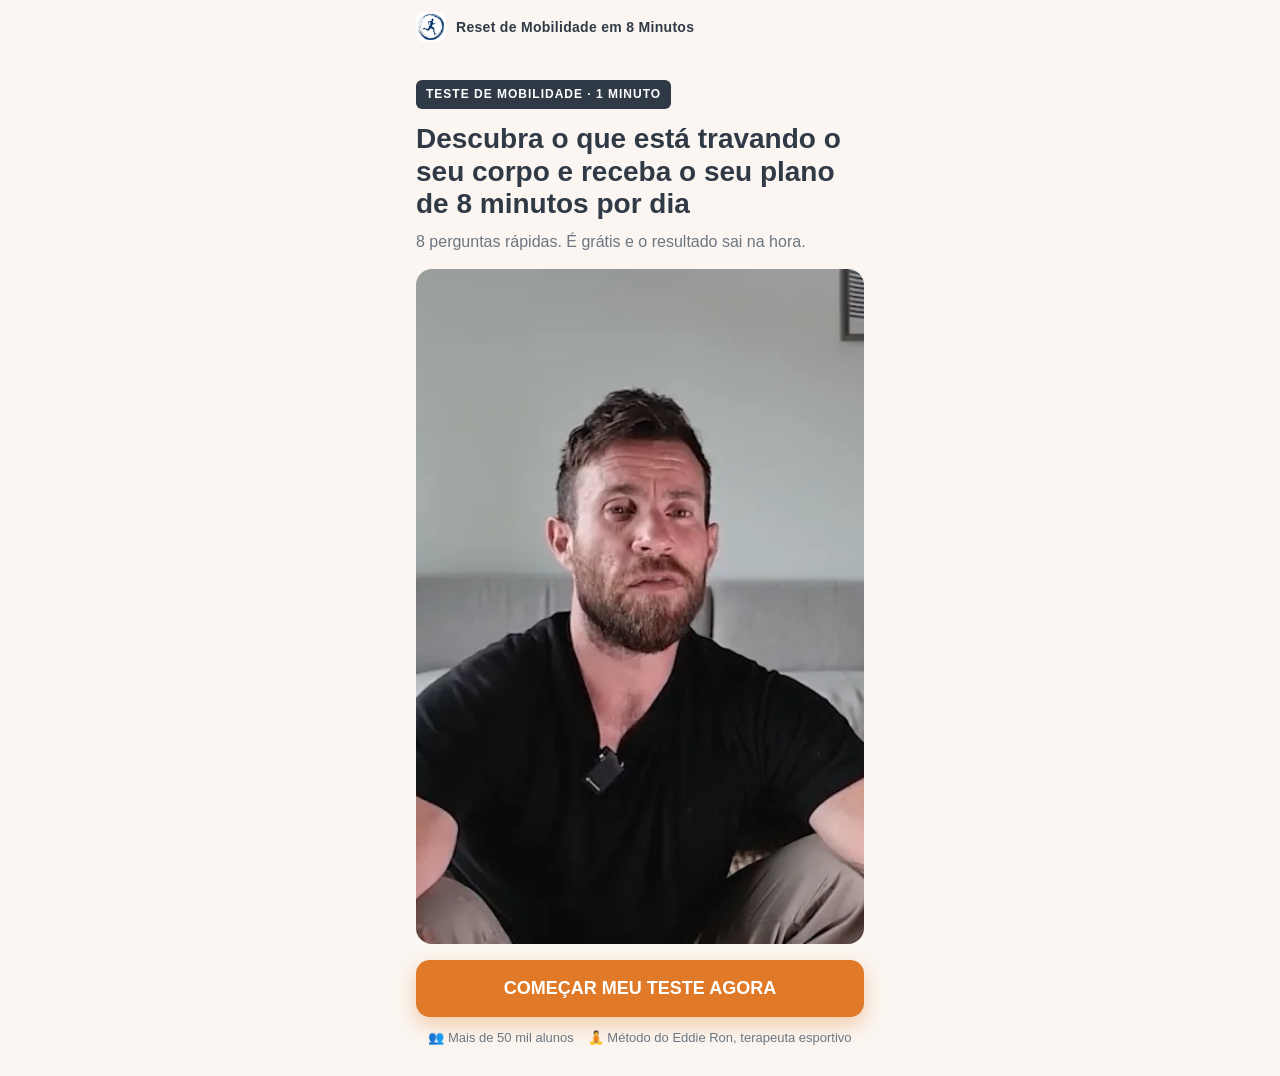
<file: quiz/index.html>
<!doctype html>
<html lang="pt-BR">
<head>
<meta charset="utf-8">
<meta name="viewport" content="width=device-width, initial-scale=1, viewport-fit=cover">
<title>Teste de mobilidade · Reset de Mobilidade em 8 Minutos</title>
<!-- funil quiz (modelo Pedro, 07/11/2026). A página raiz continua igual como backup. -->
<meta name="description" content="Responda 8 perguntas rápidas e receba o seu plano de 8 minutos por dia para destravar o corpo.">
<meta name="robots" content="noindex">
<meta property="og:title" content="Teste de mobilidade em 1 minuto">
<meta property="og:description" content="8 perguntas rápidas e o seu plano de 8 minutos por dia.">
<meta property="og:image" content="https://mobilidade8minutos.com/img/og.jpg">
<link rel="icon" href="../img/logo.webp">
<link rel="preload" as="image" href="../img/eddie-sobre.webp" fetchpriority="high">
<style>
:root{--creme:#fbf6f1;--escuro:#2f3a46;--laranja:#e07a28;--verde:#27ae60;--verde2:#1e9150;--cinza:#6b7682;--linha:#e8ded3}
*{box-sizing:border-box;margin:0;padding:0}
html{-webkit-text-size-adjust:100%}
body{font-family:-apple-system,BlinkMacSystemFont,"Segoe UI",Roboto,Helvetica,Arial,sans-serif;background:var(--creme);color:var(--escuro);line-height:1.45;font-size:17px}
img,video{max-width:100%;display:block}
.app{max-width:480px;margin:0 auto;min-height:100vh;min-height:100dvh;display:flex;flex-direction:column}
.topo{display:flex;align-items:center;gap:10px;padding:12px 16px 6px}
.topo img{width:30px;height:30px;border-radius:8px}
.topo b{font-size:14px;letter-spacing:.3px}
.barra{height:8px;background:#eadfd3;border-radius:6px;margin:6px 16px 0;overflow:hidden;visibility:hidden}
.barra i{display:block;height:100%;width:0;background:var(--laranja);border-radius:6px;transition:width .35s}
.tela{display:none;padding:18px 16px 28px;animation:entra .28s ease}
.tela.on{display:block}
@keyframes entra{from{opacity:0;transform:translateY(8px)}to{opacity:1;transform:none}}
.kicker{display:inline-block;background:var(--escuro);color:#fff;font-weight:800;font-size:12px;letter-spacing:1px;padding:6px 10px;border-radius:6px;text-transform:uppercase}
h1{font-size:28px;line-height:1.15;margin:14px 0 10px;font-weight:900}
h2{font-size:23px;line-height:1.2;margin:4px 0 14px;font-weight:900}
.sub{color:var(--cinza);font-size:16px}
.capa-foto{border-radius:16px;margin:16px 0;width:100%;aspect-ratio:4/3;object-fit:cover;object-position:center 22%;background:#e9e1d8}
.btn{display:block;width:100%;border:0;border-radius:14px;padding:18px 16px;font-size:18px;font-weight:900;text-align:center;cursor:pointer;text-decoration:none;font-family:inherit}
.btn-laranja{background:var(--laranja);color:#fff;box-shadow:0 8px 20px rgba(224,122,40,.35)}
.btn-verde{background:var(--verde);color:#fff;box-shadow:0 8px 20px rgba(39,174,96,.35);animation:pulsa 1.8s ease-in-out infinite}
.btn-verde small{display:block;font-size:13px;font-weight:600;opacity:.95;margin-top:3px}
@keyframes pulsa{50%{transform:scale(1.025)}}
.selos{display:flex;justify-content:center;gap:14px;flex-wrap:wrap;font-size:13px;color:var(--cinza);margin-top:12px}
.ops{display:flex;flex-direction:column;gap:10px;margin-top:6px}
.op{display:flex;align-items:center;justify-content:space-between;gap:10px;width:100%;background:#fff;border:2px solid var(--linha);border-radius:14px;padding:16px;font-size:17px;font-weight:700;color:var(--escuro);text-align:left;cursor:pointer;font-family:inherit}
.op:after{content:"›";font-size:26px;line-height:1;color:var(--laranja)}
.op.sel{border-color:var(--laranja);background:#fff4ea}
.slider-box{background:#fff;border:2px solid var(--linha);border-radius:16px;padding:22px 16px 18px;margin:8px 0 16px;text-align:center}
.valor{font-size:44px;font-weight:900;color:var(--laranja);line-height:1}
.valor-txt{font-weight:800;margin:6px 0 16px;min-height:22px}
input[type=range]{width:100%;height:38px;accent-color:var(--laranja)}
.escala{display:flex;justify-content:space-between;font-size:13px;color:var(--cinza)}
.carregando{text-align:center;padding-top:40px}
.pct{font-size:56px;font-weight:900;color:var(--laranja)}
.chk{list-style:none;text-align:left;max-width:330px;margin:22px auto 0;display:flex;flex-direction:column;gap:12px;font-weight:700}
.chk li{opacity:.35;transition:opacity .3s}
.chk li.ok{opacity:1}
.chk li:before{content:"○";color:var(--laranja);margin-right:8px}
.chk li.ok:before{content:"✓"}
.grafico{background:#fff;border-radius:16px;border:2px solid var(--linha);padding:14px 10px 8px;margin:6px 0 10px}
.legenda-g{display:flex;gap:16px;justify-content:center;font-size:13px;font-weight:700;margin-top:4px}
.legenda-g span:before{content:"";display:inline-block;width:12px;height:12px;border-radius:3px;margin-right:6px;vertical-align:-1px;background:var(--c)}
.obs{font-size:12px;color:var(--cinza);text-align:center;margin:6px 0 16px}
.tags{display:flex;flex-wrap:wrap;gap:8px;margin:0 0 14px}
.tags span{background:#fff;border:1px solid var(--linha);border-radius:20px;padding:6px 12px;font-size:14px;font-weight:700}
/* página de resultado */
.res{padding:0 0 30px}
.res section{padding:22px 16px}
.res .alt{background:#fff}
.res .esc{background:var(--escuro);color:#fff}
.res h2 small{display:block;font-size:14px;color:var(--laranja);letter-spacing:.6px;margin-bottom:4px}
.cards{display:grid;grid-template-columns:1fr 1fr;gap:10px}
.card{background:var(--creme);border-radius:14px;padding:14px 12px;font-size:14px}
.res .alt .card{background:var(--creme)}
.card b{display:block;font-size:15px;margin-bottom:4px}
.card i{font-style:normal;font-size:24px;display:block;margin-bottom:6px}
.oferta{background:#fff;border:3px dashed var(--verde);border-radius:18px;padding:16px;text-align:center;margin-top:14px}
.oferta .cupom{font-weight:900;color:var(--verde2);font-size:16px}
.de{color:var(--cinza);text-decoration:line-through;font-size:18px;margin-top:6px}
.por{font-size:46px;font-weight:900;color:var(--verde2);line-height:1.05}
.por small{font-size:16px;color:var(--escuro);font-weight:700;display:block}
.oferta .btn{margin-top:12px}
.pequeno{font-size:13px;color:var(--cinza);margin-top:8px}
.eddie{display:flex;gap:12px;align-items:center;margin-bottom:12px}
.eddie img{width:70px;height:70px;border-radius:50%;object-fit:cover;object-position:center 20%;flex:none;background:#ddd}
.video{position:relative;border-radius:14px;overflow:hidden;background:#000;cursor:pointer}
.video img{width:100%;opacity:.92}
.play{position:absolute;left:50%;top:50%;width:74px;height:74px;margin:-37px 0 0 -37px;border-radius:50%;background:rgba(224,122,40,.95);box-shadow:0 8px 24px rgba(0,0,0,.35)}
.play:after{content:"";position:absolute;left:29px;top:22px;border-left:24px solid #fff;border-top:15px solid transparent;border-bottom:15px solid transparent}
.dur{position:absolute;right:10px;bottom:10px;background:rgba(0,0,0,.7);color:#fff;font-size:13px;font-weight:700;padding:3px 8px;border-radius:6px}
.som{position:absolute;left:50%;top:50%;transform:translate(-50%,-50%);background:rgba(224,122,40,.96);color:#fff;font-weight:900;font-size:16px;padding:14px 18px;border-radius:40px;box-shadow:0 8px 24px rgba(0,0,0,.4);white-space:nowrap}
.linha-tempo{list-style:none;display:flex;flex-direction:column;gap:10px}
.linha-tempo li{background:#fff;border-left:5px solid var(--laranja);border-radius:10px;padding:12px 14px;font-size:15px}
.linha-tempo li b{display:block;font-size:13px;color:var(--laranja);letter-spacing:.5px;text-transform:uppercase}
.gasto{list-style:none;display:flex;flex-direction:column;gap:8px;margin:10px 0 14px}
.gasto li{display:flex;justify-content:space-between;background:var(--creme);padding:12px 14px;border-radius:10px;font-size:15px}
.gasto li s{color:#c0392b;font-weight:700}
.beneficios{list-style:none;display:flex;flex-direction:column;gap:10px;margin-bottom:6px}
.beneficios li{padding-left:28px;position:relative;font-size:16px}
.beneficios li:before{content:"✓";position:absolute;left:0;top:-1px;color:var(--verde);font-weight:900;font-size:19px}
.garantia{display:flex;gap:14px;align-items:center}
.garantia .selo{flex:none;width:92px;height:92px;border-radius:50%;background:var(--verde);color:#fff;display:flex;flex-direction:column;align-items:center;justify-content:center;font-weight:900;line-height:1;box-shadow:0 0 0 5px #fff,0 0 0 8px var(--verde)}
.garantia .selo b{font-size:30px}
.garantia .selo span{font-size:11px;margin-top:3px}
details{background:#fff;border:1px solid var(--linha);border-radius:12px;padding:14px;margin-bottom:8px}
details summary{font-weight:800;cursor:pointer;list-style:none}
details summary::-webkit-details-marker{display:none}
details summary:after{content:"+";float:right;color:var(--laranja);font-size:20px;line-height:1}
details[open] summary:after{content:"–"}
details p{margin-top:8px;font-size:15px;color:#3f4a55}
.rodape{font-size:12px;color:var(--cinza);text-align:center;padding:18px 16px 90px}
.fixo{position:fixed;left:0;right:0;bottom:0;padding:10px 12px calc(10px + env(safe-area-inset-bottom));background:rgba(251,246,241,.97);box-shadow:0 -6px 18px rgba(0,0,0,.12);display:none;z-index:9}
.fixo.on{display:block}
.fixo .btn{max-width:456px;margin:0 auto;padding:14px;font-size:17px;animation:none}
</style>
<script>window.MB_VARIANTE = 'p1';</script>
<script src="../config.js?v=7"></script>
<!-- Pixel da Meta (via Utmify): a fila do fbq é criada ANTES do pixel da Utmify só para desligar a configuração automática
     (cliques em botões com respostas de saúde não podem virar evento). O init e os eventos continuam vindo da Utmify, iguais aos da página atual. -->
<script>
!function(f,b,e,v,n,t,s){if(f.fbq)return;n=f.fbq=function(){n.callMethod?n.callMethod.apply(n,arguments):n.queue.push(arguments)};if(!f._fbq)f._fbq=n;n.push=n;n.loaded=!0;n.version='2.0';n.queue=[];t=b.createElement(e);t.async=!0;t.src=v;s=b.getElementsByTagName(e)[0];s.parentNode.insertBefore(t,s)}(window,document,'script','https://connect.facebook.net/en_US/fbevents.js');
fbq('set', 'autoConfig', false, '2386470775498953');
</script>
<!-- Utmify: UTMs nos links do checkout + pixel (o ID fica no config.js) — igual à página atual -->
<script src="https://cdn.utmify.com.br/scripts/utms/latest.js" data-utmify-prevent-xcod-sck data-utmify-prevent-subids async defer></script>
<script>
(function () {
  var C = window.MB_CONFIG || {};
  if (!C.utmifyPixelId) return;
  window.pixelId = C.utmifyPixelId;
  function carregar() {
    var s = document.createElement('script');
    s.async = true; s.defer = true;
    s.src = 'https://cdn.utmify.com.br/scripts/pixel/pixel.js';
    document.head.appendChild(s);
  }
  if (document.readyState === 'complete') carregar(); else window.addEventListener('load', carregar);
})();
</script>
<!-- Microsoft Clarity (mesmo projeto da página atual) -->
<script>(function(c,l,a,r,i,t,y){c[a]=c[a]||function(){(c[a].q=c[a].q||[]).push(arguments)};t=l.createElement(r);t.async=1;t.src="https://www.clarity.ms/tag/"+i;y=l.getElementsByTagName(r)[0];y.parentNode.insertBefore(t,y);})(window,document,"clarity","script","z3jb23fda2");</script>
</head>
<body>
<div class="app" id="app">
  <div class="topo"><img src="../img/logo.webp" alt="" width="30" height="30"><b>Reset de Mobilidade em 8 Minutos</b></div>
  <div class="barra" id="barra"><i></i></div>

  <!-- 0. CAPA -->
  <div class="tela on" data-etapa="0">
    <span class="kicker">Teste de mobilidade · 1 minuto</span>
    <h1>Descubra o que está travando o seu corpo e receba o seu plano de 8 minutos por dia</h1>
    <p class="sub">8 perguntas rápidas. É grátis e o resultado sai na hora.</p>
    <img class="capa-foto" src="../img/eddie-sobre.webp" alt="Eddie Ron, terapeuta esportivo" width="900" height="675">
    <button class="btn btn-laranja" data-proxima>COMEÇAR MEU TESTE AGORA</button>
    <div class="selos"><span>👥 Mais de 50 mil alunos</span><span>🧘 Método do Eddie Ron, terapeuta esportivo</span></div>
  </div>

  <!-- 1. IDADE -->
  <div class="tela" data-etapa="1">
    <h2>Qual é a sua idade?</h2>
    <div class="ops" data-chave="idade">
      <button class="op">Até 34 anos</button><button class="op">35 a 44 anos</button><button class="op">45 a 54 anos</button>
      <button class="op">55 a 64 anos</button><button class="op">65 anos ou mais</button>
    </div>
  </div>

  <!-- 2. OBJETIVO -->
  <div class="tela" data-etapa="2">
    <h2>O que você mais quer voltar a fazer sem travar?</h2>
    <div class="ops" data-chave="meta">
      <button class="op" data-curto="sentar e levantar do chão com facilidade">Sentar e levantar do chão com facilidade</button>
      <button class="op" data-curto="acordar com o corpo solto">Acordar com o corpo solto</button>
      <button class="op" data-curto="abaixar e agachar sem esforço">Abaixar, agachar e amarrar o tênis sem esforço</button>
      <button class="op" data-curto="caminhar e subir escadas com leveza">Caminhar e subir escadas com leveza</button>
      <button class="op" data-curto="brincar com filhos e netos sem medo">Brincar com filhos ou netos sem medo</button>
    </div>
  </div>

  <!-- 3. REGIÃO -->
  <div class="tela" data-etapa="3">
    <h2>Hoje, onde o corpo mais trava ou incomoda?</h2>
    <div class="ops" data-chave="regiao">
      <button class="op" data-curto="a lombar e as costas" data-rotulo="lombar e costas">Lombar e costas</button>
      <button class="op" data-curto="o quadril" data-rotulo="quadril">Quadril</button>
      <button class="op" data-curto="os joelhos" data-rotulo="joelhos">Joelhos</button>
      <button class="op" data-curto="o pescoço e os ombros" data-rotulo="pescoço e ombros">Pescoço e ombros</button>
      <button class="op" data-curto="o corpo todo" data-rotulo="corpo todo">Um pouco de tudo</button>
    </div>
  </div>

  <!-- 4. ATIVIDADE -->
  <div class="tela" data-etapa="4">
    <h2>Hoje você faz alguma atividade física?</h2>
    <div class="ops" data-chave="atividade">
      <button class="op">Sim, com frequência</button><button class="op">Às vezes</button><button class="op">Não, estou parado(a)</button>
    </div>
  </div>

  <!-- 5. TEMPO -->
  <div class="tela" data-etapa="5">
    <h2>Quanto tempo por dia você consegue reservar para o seu corpo?</h2>
    <div class="ops" data-chave="tempo">
      <button class="op">Menos de 10 minutos</button><button class="op">10 a 20 minutos</button><button class="op">20 a 30 minutos</button><button class="op">Mais de 30 minutos</button>
    </div>
  </div>

  <!-- 6. MECANISMO (escada do sim) -->
  <div class="tela" data-etapa="6">
    <h2>Você sabia que, na maioria das vezes, a rigidez não é falta de alongamento, e sim o sistema nervoso protegendo o corpo? Por isso alongar forçando não resolve.</h2>
    <div class="ops" data-chave="mecanismo">
      <button class="op">Não sabia!</button><button class="op">Faz todo sentido!</button><button class="op">Já desconfiava...</button>
    </div>
  </div>

  <!-- 7. INTENSIDADE (régua) -->
  <div class="tela" data-etapa="7">
    <h2>De 0 a 10, quanto a rigidez ou o desconforto atrapalha o seu dia?</h2>
    <div class="slider-box">
      <div class="valor" id="v7">5</div><div class="valor-txt" id="t7">Atrapalha bastante</div>
      <input type="range" id="r7" min="0" max="10" step="1" value="5" aria-label="Intensidade de 0 a 10">
      <div class="escala"><span>0 · nada</span><span>10 · muito</span></div>
    </div>
    <button class="btn btn-laranja" data-proxima>Continuar</button>
  </div>

  <!-- 8. HÁ QUANTO TEMPO (régua) -->
  <div class="tela" data-etapa="8">
    <h2>Há quanto tempo o corpo está assim?</h2>
    <div class="slider-box">
      <div class="valor" id="v8" style="font-size:30px">1 a 3 anos</div><div class="valor-txt">Arraste para ajustar</div>
      <input type="range" id="r8" min="0" max="5" step="1" value="2" aria-label="Há quanto tempo">
      <div class="escala"><span>pouco tempo</span><span>mais de 10 anos</span></div>
    </div>
    <button class="btn btn-laranja" data-proxima>Continuar</button>
  </div>

  <!-- 9. ANALISANDO -->
  <div class="tela carregando" data-etapa="9">
    <h2>Analisando suas respostas...</h2>
    <div class="pct" id="pct">0%</div>
    <ul class="chk" id="chk"><li>Avaliando a sua rotina</li><li>Identificando o que trava o seu corpo</li><li>Ajustando o seu ponto de partida</li><li>Montando o seu plano de 8 minutos</li></ul>
  </div>

  <!-- 10. GRÁFICO / PROJEÇÃO -->
  <div class="tela" data-etapa="10">
    <span class="kicker">Seu resultado</span>
    <h2 style="margin-top:12px">Com 8 minutos por dia, o seu plano é destravar <span class="p-regiao">o corpo</span> em 21 dias</h2>
    <div class="tags"><span>🎯 <span class="p-meta">mais liberdade</span></span><span>⏱️ 8 min/dia</span><span>📅 21 dias</span></div>
    <div class="grafico">
      <svg viewBox="0 0 340 190" width="100%" role="img" aria-label="Projeção: mobilidade com o Reset x sem mudar nada">
        <line x1="30" y1="160" x2="330" y2="160" stroke="#d9cfc4"/><line x1="30" y1="20" x2="30" y2="160" stroke="#d9cfc4"/>
        <text x="4" y="26" font-size="10" fill="#6b7682">+</text><text x="4" y="158" font-size="10" fill="#6b7682">−</text>
        <path id="g-sem" d="M30,112 C110,114 200,122 330,136" fill="none" stroke="#b9b2aa" stroke-width="4" stroke-dasharray="7 6"/>
        <path id="g-com" d="M30,118 C100,110 160,70 220,52 S300,30 330,26" fill="none" stroke="#27ae60" stroke-width="5" stroke-linecap="round" pathLength="1" stroke-dasharray="1" stroke-dashoffset="1"/>
        <circle cx="330" cy="26" r="7" fill="#27ae60"/>
        <text x="30" y="178" font-size="11" fill="#6b7682">Hoje</text><text x="118" y="178" font-size="11" fill="#6b7682">Dia 7</text>
        <text x="206" y="178" font-size="11" fill="#6b7682">Dia 14</text><text x="290" y="178" font-size="11" fill="#6b7682">Dia 21</text>
      </svg>
      <div class="legenda-g"><span style="--c:#27ae60">Com o Reset</span><span style="--c:#b9b2aa">Sem mudar nada</span></div>
    </div>
    <p class="obs">Gráfico ilustrativo de mobilidade. Os resultados variam de pessoa para pessoa.</p>
    <button class="btn btn-laranja" data-proxima>VER MEU PLANO</button>
  </div>

  <!-- 11. RESULTADO / OFERTA -->
  <div class="tela res" data-etapa="11">
    <section>
      <span class="kicker">Plano pronto</span>
      <h1>Seu plano de 8 minutos está pronto!</h1>
      <p class="sub">Foco: <b class="p-rotulo">corpo todo</b> · Meta: <b class="p-meta">mais liberdade para se mexer</b><br>8 minutos por dia, durante 21 dias, em casa.</p>
      <img src="../img/mockup-pt.webp" alt="Reset de Mobilidade em 8 Minutos" width="900" height="600" style="margin-top:14px" loading="lazy" decoding="async">
    </section>

    <section class="alt">
      <h2><small>O QUE VOCÊ VAI RECEBER</small>Tudo para fazer em casa, no tapete da sala</h2>
      <div class="cards">
        <div class="card"><i>▶️</i><b>Aula guiada de 8 minutos</b>É só dar o play e seguir a voz do Eddie.</div>
        <div class="card"><i>📅</i><b>Plano de 21 dias</b>O que fazer em cada dia, com versão mais fácil de cada movimento.</div>
        <div class="card"><i>🔴</i><b>Aulas ao vivo toda semana</b>Treine junto e tire dúvidas. Perdeu? Fica gravado.</div>
        <div class="card"><i>📘</i><b>Guias em PDF</b>Avaliação, sistema nervoso, joelhos e 4 bônus.</div>
      </div>
    </section>

    <section>
      <h2><small>E SE EU TIVER DÚVIDAS?</small>Você não vai fazer isso sozinho</h2>
      <p>Toda semana tem aula ao vivo com o Eddie e a equipe, e uma comunidade só de alunos para tirar dúvidas e adaptar os movimentos ao seu corpo.</p>
      <img src="../img/aovivo-mosaico.webp" alt="Aula ao vivo com alunos" width="900" height="560" style="border-radius:14px;margin-top:12px" loading="lazy" decoding="async">
    </section>

    <section class="alt" id="oferta">
      <div class="eddie"><img src="../img/eddie-rosto.webp" alt="Eddie Ron" loading="lazy"><div><b>Eddie Ron</b><br><span class="sub">Terapeuta esportivo · mais de 50 mil alunos</span></div></div>
      <p><b>Lançamento do método no Brasil:</b> para você começar hoje sem medo.</p>
      <div class="oferta">
        <div class="cupom">✅ SEU DESCONTO DE 70% ESTÁ ATIVO</div>
        <div class="de">de R$ 67,00</div>
        <div class="por">R$ 19,90<small>pagamento único · sem mensalidade</small></div>
        <a class="btn btn-verde" data-checkout data-onde="oferta1" href="https://pay.kiwify.com.br/vfhhO9D">Comece agora por R$ 19,90<small>Acesso na hora · Pix ou cartão · 30 dias de garantia</small></a>
      </div>
    </section>

    <section>
      <h2><small>PROVA</small>Olha o que aconteceu com a Jenny, 59 anos</h2>
      <p>Ela se alongava havia anos e nunca passava da ponta dos dedos. Veja o que mudou com o Reset:</p>
      <div class="video" style="margin-top:12px" data-mp4="../video/jenny.mp4" data-onde="depoimento"><img src="../img/thumb-jenny-pt.webp" alt="Depoimento da Jenny" width="900" height="506" loading="lazy" decoding="async"><i class="play"></i><span class="dur">1:11</span></div>
    </section>

    <section class="alt">
      <h2><small>SUA JORNADA</small>Os seus próximos 21 dias</h2>
      <ul class="linha-tempo">
        <li><b>Dia 1 · Ponto de partida</b>Avaliação de mobilidade (com o teste de sentar e levantar) e a primeira aula guiada, na versão mais fácil.</li>
        <li><b>Dias 2 a 7 · Criar confiança</b>Aula guiada todos os dias, sem forçar. No dia 7, refaça o teste e compare.</li>
        <li><b>Dias 8 a 14 · Ganhar amplitude</b>A mesma rotina, indo um pouco mais longe nos movimentos que já estão confortáveis.</li>
        <li><b>Dias 15 a 21 · Ganhar força</b>Versões completas dos movimentos e a rotina matinal de 1 minuto.</li>
        <li><b>Dia 21 · Evolução</b>Refaça a avaliação completa e veja quanto você avançou desde o dia 1.</li>
      </ul>
      <div class="oferta">
        <div class="cupom">✅ SEU DESCONTO DE 70% ESTÁ ATIVO</div>
        <div class="por">R$ 19,90<small>pagamento único · sem mensalidade</small></div>
        <a class="btn btn-verde" data-checkout data-onde="oferta2" href="https://pay.kiwify.com.br/vfhhO9D">Comece agora por R$ 19,90<small>Acesso na hora · Pix ou cartão · 30 dias de garantia</small></a>
      </div>
    </section>

    <section>
      <h2><small>FAÇA AS CONTAS</small>Quanto já custou tentar resolver?</h2>
      <ul class="gasto">
        <li>Uma sessão de fisioterapia particular <s>R$ 100+</s></li>
        <li>Um mês de pilates <s>R$ 200+</s></li>
        <li>Uma sessão de massagem <s>R$ 100+</s></li>
      </ul>
      <p>O Reset custa <b>R$ 19,90 uma vez só</b> e você faz em casa, todos os dias, pelo tempo que quiser.</p>
    </section>

    <section class="alt">
      <h2><small>O QUE 8 MINUTOS POR DIA TRABALHAM</small>Os movimentos que você usa todo dia</h2>
      <ul class="beneficios">
        <li>Sentar e levantar do chão</li>
        <li>Abaixar, agachar e pegar algo no chão</li>
        <li>Acordar e sair da cama com o corpo mais solto</li>
        <li>Caminhar e subir escadas com mais confiança</li>
        <li>Quadril, coluna, joelhos e ombros, sem impacto e sem forçar</li>
      </ul>
      <div class="oferta">
        <div class="por">R$ 19,90<small>pagamento único · sem mensalidade</small></div>
        <a class="btn btn-verde" data-checkout data-onde="oferta3" href="https://pay.kiwify.com.br/vfhhO9D">Comece agora por R$ 19,90<small>Acesso na hora · Pix ou cartão · 30 dias de garantia</small></a>
      </div>
    </section>

    <section>
      <div class="garantia">
        <div class="selo"><b>30</b><span>DIAS DE<br>GARANTIA</span></div>
        <div><h2 style="margin:0 0 6px">Garantia de 30 dias</h2><p>Faça o programa inteiro. Se não for para você, é só pedir o reembolso pela Kiwify e devolvemos 100% do valor. Sem perguntas.</p></div>
      </div>
    </section>

    <section class="esc">
      <h2>Você chegou até aqui por um motivo</h2>
      <p>O corpo dá sinal antes de travar de vez. Quem chega ao fim deste teste já sabe disso. Nenhum dos nossos alunos começou pronto: todos começaram do jeito que estavam, com 8 minutos por dia.</p>
    </section>

    <section class="alt">
      <h2><small>UM RECADO DO EDDIE</small>Assista ao vídeo de 1 minuto abaixo 👇</h2>
      <div class="video" id="vsl" data-onde="vsl" style="aspect-ratio:4/5"><video id="vsl-v" playsinline muted preload="none" poster="vsl-capa.webp" width="720" height="900" style="width:100%;height:100%;object-fit:cover"><source src="vsl.mp4" type="video/mp4"></video><span class="som" id="vsl-som">🔊 Toque para ouvir</span></div>
      <div style="margin-top:14px"><a class="btn btn-verde" data-checkout data-onde="vsl" href="https://pay.kiwify.com.br/vfhhO9D">Comece agora por R$ 19,90<small>Acesso na hora · Pix ou cartão · 30 dias de garantia</small></a></div>
    </section>

    <section>
      <h2>Perguntas frequentes</h2>
      <details><summary>É assinatura? Tem mensalidade?</summary><p>Não. É pagamento único, no Pix ou no cartão, e o acesso chega no seu e-mail na hora.</p></details>
      <details><summary>Quando começa?</summary><p>Na hora. Assim que o pagamento é aprovado você recebe o acesso no seu e-mail e já pode fazer a primeira aula de 8 minutos.</p></details>
      <details><summary>Recebo vídeo ou PDF?</summary><p>Os dois. Na área de membros você tem a aula guiada em vídeo da rotina de 8 minutos (é só dar o play e seguir a voz) e os guias em PDF com o plano de 21 dias.</p></details>
      <details><summary>Tenho mais de 60 anos e algumas dores. Posso fazer?</summary><p>Sim. Os movimentos são suaves, sem impacto e sem forçar, e você começa no seu nível, com versão mais fácil de cada movimento.</p></details>
      <details><summary>Tenho artrose, hérnia ou já fiz cirurgia. Posso fazer?</summary><p>Exercício suave é recomendado pelas diretrizes médicas para artrose e para dor lombar crônica, e cada movimento tem uma versão mais fácil. Se você tem uma condição diagnosticada ou fez cirurgia recente, fale com o seu médico antes de começar.</p></details>
      <details><summary>Em quanto tempo sinto diferença?</summary><p>O programa foi pensado para 21 dias, 8 minutos por dia. Faça o teste de sentar e levantar no dia 1 e de novo no dia 21: é o jeito mais simples de ver a sua evolução.</p></details>
      <details><summary>Preciso de academia ou de equipamento?</summary><p>Não. Tudo o que você precisa é de um tapete e 8 minutos por dia, em casa.</p></details>
      <details><summary>Como funcionam as aulas ao vivo?</summary><p>Toda semana tem aula ao vivo para treinar junto e tirar dúvidas. Se não puder assistir na hora, a gravação fica disponível.</p></details>
      <details><summary>Tem garantia?</summary><p>Sim. Você tem 30 dias para experimentar o programa inteiro. Se não for para você, é só pedir o reembolso pela Kiwify e devolvemos 100% do valor.</p></details>
    </section>

    <section class="alt">
      <h2>Agora é com você</h2>
      <div class="oferta">
        <div class="cupom">✅ SEU DESCONTO DE 70% ESTÁ ATIVO</div>
        <div class="de">de R$ 67,00</div>
        <div class="por">R$ 19,90<small>pagamento único · sem mensalidade</small></div>
        <a class="btn btn-verde" data-checkout data-onde="final" href="https://pay.kiwify.com.br/vfhhO9D">Comece agora por R$ 19,90<small>Acesso na hora · Pix ou cartão · 30 dias de garantia</small></a>
      </div>
    </section>
    <p class="rodape">Reset de Mobilidade em 8 Minutos · pagamento processado pela Kiwify · <a href="https://kiwify.com.br/termos-de-uso" rel="nofollow" style="color:inherit">termos de uso</a><br>Este conteúdo não substitui orientação médica.</p>
  </div>
</div>
<div class="fixo" id="fixo"><a class="btn btn-verde" data-checkout data-onde="fixo" href="https://pay.kiwify.com.br/vfhhO9D">Comece agora por R$ 19,90</a></div>

<script>
(function () {
  var C = window.MB_CONFIG || {};
  var telas = [].slice.call(document.querySelectorAll('.tela'));
  var barra = document.getElementById('barra'), barraI = barra.querySelector('i');
  var TOTAL_PERGUNTAS = 8;
  var resp = {};   // respostas ficam SÓ neste objeto, na memória: nunca vão para URL, pixel ou Clarity
  var atual = 0;
  function clarity() { if (window.clarity) window.clarity.apply(null, arguments); }

  // checkout: mesmo link e preço da página atual (config.js, versão p1) + todos os parâmetros da URL (UTMs da Utmify etc.)
  [].forEach.call(document.querySelectorAll('[data-checkout]'), function (a) { a.href = C.checkout || a.href; });
  document.addEventListener('click', function (e) {
    var a = e.target.closest && e.target.closest('[data-checkout]');
    if (!a) return;
    var u = new URL(a.href), extra = new URLSearchParams(location.search);
    extra.forEach(function (v, k) { if (!u.searchParams.has(k)) u.searchParams.set(k, v); });
    a.href = u.toString();
    clarity('event', 'clique_checkout_' + (a.getAttribute('data-onde') || ''));
  }, true);

  function mostrar(n) {
    telas.forEach(function (t) { t.classList.toggle('on', +t.getAttribute('data-etapa') === n); });
    atual = n;
    window.scrollTo(0, 0);
    var p = n >= 1 && n <= TOTAL_PERGUNTAS ? n / (TOTAL_PERGUNTAS + 1) : (n > TOTAL_PERGUNTAS && n < 11 ? 0.96 : 0);
    barra.style.visibility = (n >= 1 && n <= 10) ? 'visible' : 'hidden';
    barraI.style.width = Math.round(p * 100) + '%';
    var tag = n === 0 ? 'capa' : n <= TOTAL_PERGUNTAS ? ('pergunta_' + n) : n === 9 ? 'analisando' : n === 10 ? 'grafico' : 'resultado';
    clarity('set', 'quiz_etapa', String(n));
    clarity('event', 'quiz_' + (n < 10 ? '0' : '') + n + '_' + tag);
    if (n === 9) analisar();
    if (n === 10) personalizar(), setTimeout(function () { var g = document.getElementById('g-com'); g.style.transition = 'stroke-dashoffset 1.6s ease'; g.style.strokeDashoffset = '0'; }, 120);
    if (n === 11) { personalizar(); document.getElementById('fixo').classList.add('on'); }
  }
  function proxima() { mostrar(atual + 1); }
  [].forEach.call(document.querySelectorAll('[data-proxima]'), function (b) { b.addEventListener('click', proxima); });

  // perguntas de escolha única: marca, guarda na memória e avança sozinho
  [].forEach.call(document.querySelectorAll('.ops'), function (grupo) {
    grupo.addEventListener('click', function (e) {
      var b = e.target.closest('.op'); if (!b || grupo.dataset.travado) return;
      grupo.dataset.travado = '1';
      [].forEach.call(grupo.children, function (x) { x.classList.toggle('sel', x === b); });
      resp[grupo.getAttribute('data-chave')] = b.getAttribute('data-curto') || b.textContent.trim();
      if (b.getAttribute('data-rotulo')) resp[grupo.getAttribute('data-chave') + '_rotulo'] = b.getAttribute('data-rotulo');
      setTimeout(function () { grupo.dataset.travado = ''; proxima(); }, 320);
    });
  });

  // réguas
  var r7 = document.getElementById('r7'), v7 = document.getElementById('v7'), t7 = document.getElementById('t7');
  var T7 = ['Não atrapalha', 'Quase nada', 'Um pouco', 'Um pouco', 'Atrapalha às vezes', 'Atrapalha bastante', 'Atrapalha bastante', 'Atrapalha muito', 'Atrapalha muito', 'Atrapalha demais', 'Atrapalha demais'];
  function a7() { v7.textContent = r7.value; t7.textContent = T7[+r7.value]; }
  r7.addEventListener('input', a7);
  var r8 = document.getElementById('r8'), v8 = document.getElementById('v8');
  var T8 = ['Menos de 6 meses', '6 meses a 1 ano', '1 a 3 anos', '3 a 5 anos', '5 a 10 anos', 'Mais de 10 anos'];
  r8.addEventListener('input', function () { v8.textContent = T8[+r8.value]; });

  function analisar() {
    var pct = document.getElementById('pct'), itens = document.querySelectorAll('#chk li'), t0 = Date.now(), DUR = 5200;
    (function passo() {
      var k = Math.min(1, (Date.now() - t0) / DUR);
      pct.textContent = Math.round(k * 100) + '%';
      [].forEach.call(itens, function (li, i) { li.classList.toggle('ok', k >= (i + 1) / (itens.length + 0.4)); });
      if (k < 1) requestAnimationFrame(passo); else setTimeout(proxima, 450);
    })();
  }
  function personalizar() {
    [].forEach.call(document.querySelectorAll('.p-regiao'), function (el) { if (resp.regiao) el.textContent = resp.regiao; });
    [].forEach.call(document.querySelectorAll('.p-meta'), function (el) { if (resp.meta) el.textContent = resp.meta; });
    [].forEach.call(document.querySelectorAll('.p-rotulo'), function (el) { if (resp.regiao_rotulo) el.textContent = resp.regiao_rotulo; });
  }

  // vídeo de depoimento: carrega só no toque
  [].forEach.call(document.querySelectorAll('.video[data-mp4]'), function (box) {
    box.addEventListener('click', function () {
      if (box.querySelector('video')) return;
      var v = document.createElement('video');
      v.src = box.getAttribute('data-mp4'); v.controls = true; v.autoplay = true; v.playsInline = true;
      v.setAttribute('playsinline', ''); v.style.width = '100%';
      box.innerHTML = ''; box.appendChild(v); v.play().catch(function () {});
      clarity('event', 'play_' + (box.getAttribute('data-onde') || 'video'));
    });
  });

  // recado do Eddie (VSL curta): começa mudo quando aparece na tela; toque = recomeça com som
  var vsl = document.getElementById('vsl-v'), som = document.getElementById('vsl-som'), tocou = false;
  if ('IntersectionObserver' in window) {
    new IntersectionObserver(function (es) {
      es.forEach(function (en) {
        if (en.isIntersecting && !tocou) { tocou = true; vsl.preload = 'auto'; vsl.play().catch(function () {}); clarity('event', 'vsl_apareceu'); }
      });
    }, { threshold: 0.5 }).observe(vsl);
  }
  document.getElementById('vsl').addEventListener('click', function () {
    if (vsl.muted) { vsl.muted = false; vsl.currentTime = 0; vsl.controls = true; vsl.play().catch(function () {}); som.style.display = 'none'; clarity('event', 'vsl_som'); }
  });
  var marcos = {25: 0, 50: 0, 75: 0, 100: 0};
  vsl.addEventListener('timeupdate', function () {
    if (vsl.muted || !vsl.duration) return;
    var p = vsl.currentTime / vsl.duration * 100;
    for (var m in marcos) if (!marcos[m] && p >= +m - 0.5) { marcos[m] = 1; clarity('event', 'vsl_assistiu' + m); }
  });

  mostrar(0);
})();
</script>
</body>
</html>
</file>
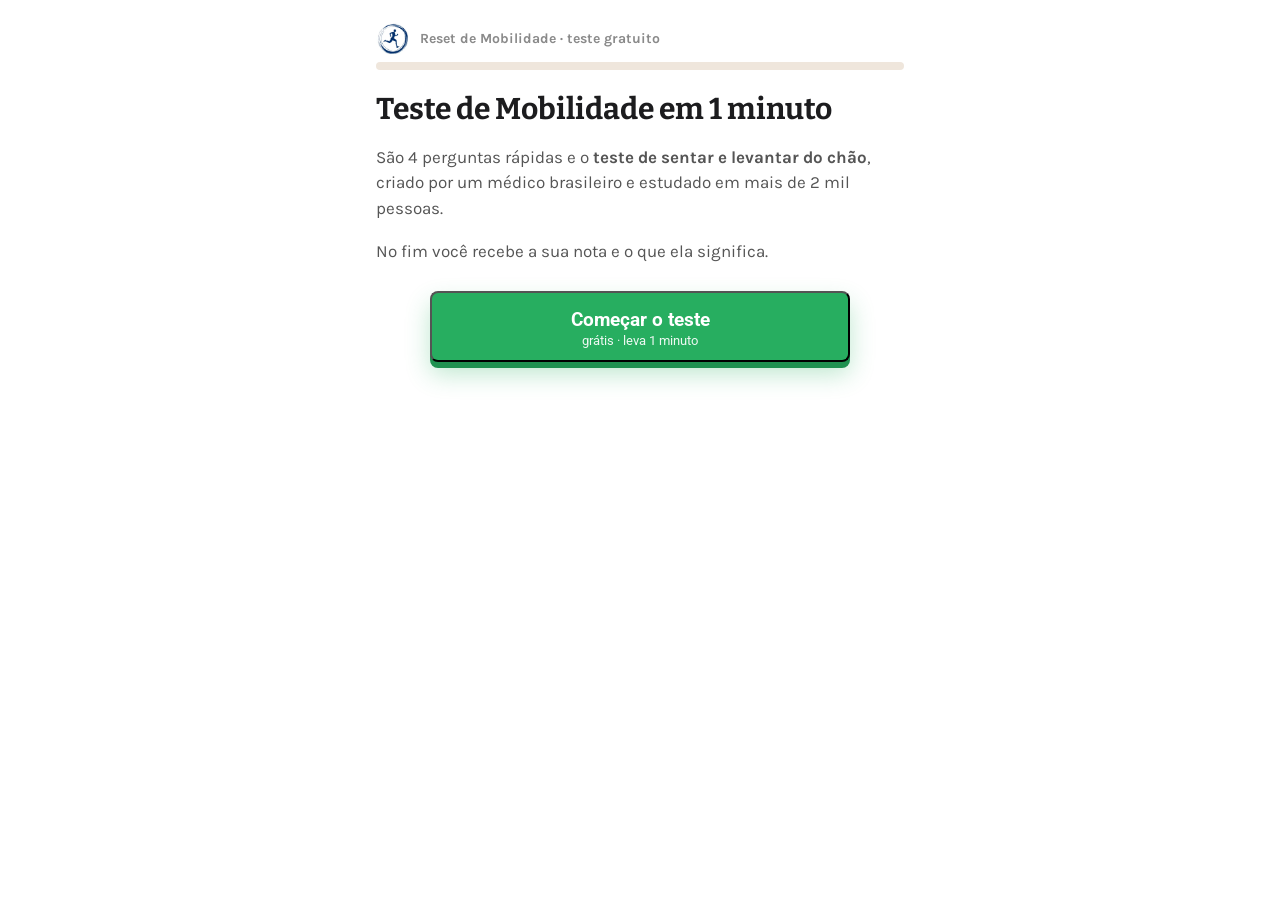
<file: teste/index.html>
<!doctype html>
<html lang="pt-BR">
<head>
<meta charset="utf-8">
<meta name="viewport" content="width=device-width, initial-scale=1">
<title>Teste de Mobilidade em 1 minuto</title>
<meta name="description" content="Faça o teste de sentar e levantar do chão e descubra como está a sua mobilidade hoje.">
<meta name="robots" content="noindex">
<link rel="icon" href="../img/logo.webp">
<link rel="preconnect" href="https://fonts.googleapis.com">
<link rel="preconnect" href="https://fonts.gstatic.com" crossorigin>
<link rel="stylesheet" href="https://fonts.googleapis.com/css2?family=Bitter:wght@600;700;800&family=Karla:wght@400;600;700;800&family=Roboto:wght@400;700&display=swap">
<link rel="stylesheet" href="../style.css?v=4">
<!-- Teste de Mobilidade (01/11/2026): entrada interativa com o teste de sentar e levantar. Leva para a oferta da raiz (p1, R$ 19,90). -->
<script>window.MB_VARIANTE = 'p1';</script>
<script src="../config.js?v=6"></script>
<script src="https://cdn.utmify.com.br/scripts/utms/latest.js" data-utmify-prevent-xcod-sck data-utmify-prevent-subids async defer></script>
<script>
(function () {
  var C = window.MB_CONFIG || {};
  if (!C.utmifyPixelId) return;
  window.pixelId = C.utmifyPixelId;
  function carregar() { var s = document.createElement('script'); s.async = true; s.defer = true; s.src = 'https://cdn.utmify.com.br/scripts/pixel/pixel.js'; document.head.appendChild(s); }
  if (document.readyState === 'complete') carregar(); else window.addEventListener('load', carregar);
})();
</script>
<script>(function(c,l,a,r,i,t,y){c[a]=c[a]||function(){(c[a].q=c[a].q||[]).push(arguments)};t=l.createElement(r);t.async=1;t.src="https://www.clarity.ms/tag/"+i;y=l.getElementsByTagName(r)[0];y.parentNode.insertBefore(t,y);})(window,document,"clarity","script","z3jb23fda2");</script>
<style>
.q { max-width: 560px; margin: 0 auto; padding: 22px 16px 60px; }
.q .barra { height: 8px; background: #efe6dc; border-radius: 8px; overflow: hidden; margin: 6px 0 22px; }
.q .barra i { display: block; height: 100%; width: 0; background: var(--verde); transition: width .3s; }
.passo { display: none; } .passo.on { display: block; animation: entra .25s ease; }
@keyframes entra { from { opacity: 0; transform: translateY(8px); } to { opacity: 1; transform: none; } }
.q h1 { font-size: 30px; line-height: 1.15; } .q h2 { font-size: 25px; line-height: 1.2; margin-bottom: 14px; }
.q p { font-size: 17px; line-height: 1.5; color: var(--texto, #3a4552); }
.op { display: block; width: 100%; text-align: left; background: #fff; border: 2px solid #eadfd3; border-radius: 12px; padding: 15px 16px; margin: 10px 0; font-size: 18px; font-family: inherit; color: var(--tinta, #1c1c1e); cursor: pointer; }
.op:active, .op.sel { border-color: var(--verde); background: #eefaf3; }
.dica { background: #fff6ec; border: 1px solid #f1d9bf; border-radius: 12px; padding: 12px 14px; font-size: 15px; color: #7a5a3a; margin: 14px 0; }
.passos-teste { counter-reset: n; list-style: none; padding: 0; margin: 10px 0; }
.passos-teste li { position: relative; padding: 10px 0 10px 46px; font-size: 17px; border-bottom: 1px solid #f0e7dd; }
.passos-teste li::before { counter-increment: n; content: counter(n); position: absolute; left: 0; top: 8px; width: 32px; height: 32px; border-radius: 50%; background: var(--laranja); color: #fff; font-weight: 800; display: flex; align-items: center; justify-content: center; }
.nota-final { text-align: center; margin: 10px 0 6px; }
.nota-final b { display: block; font-family: 'Bitter', serif; font-size: 64px; line-height: 1; }
.nota-final small { font-size: 14px; letter-spacing: .08em; text-transform: uppercase; color: var(--suave); }
.res { border-radius: 14px; padding: 16px; margin: 14px 0; font-size: 17px; line-height: 1.5; }
.res.v { background: #e7f6ee; } .res.a { background: #fff4e0; } .res.r { background: #fdecea; }
.oferta-mini { background: #fff; border-radius: 16px; box-shadow: 0 10px 30px rgba(0,0,0,.08); padding: 18px; margin-top: 18px; text-align: center; }
.oferta-mini img { width: 100%; max-width: 360px; }
.oferta-mini .preco { font-family: 'Bitter', serif; font-size: 34px; color: var(--verde-esc); margin: 6px 0 2px; }
.link-pagina { display: block; text-align: center; margin-top: 18px; color: var(--suave); font-size: 15px; }
.topo-q { display: flex; align-items: center; gap: 10px; font-weight: 700; color: var(--suave); font-size: 14px; }
.topo-q img { width: 34px; height: 34px; border-radius: 50%; }
</style>
</head>
<body>
<div class="q" data-quiz>
  <div class="topo-q"><img src="../img/logo.webp" alt="">Reset de Mobilidade · teste gratuito</div>
  <div class="barra"><i data-progresso></i></div>

  <section class="passo on" data-p="0">
    <h1>Teste de Mobilidade em 1 minuto</h1>
    <p class="mt">São 4 perguntas rápidas e o <b>teste de sentar e levantar do chão</b>, criado por um médico brasileiro e estudado em mais de 2 mil pessoas.</p>
    <p class="mt">No fim você recebe a sua nota e o que ela significa.</p>
    <button class="cta" type="button" data-proximo>Começar o teste<small>grátis · leva 1 minuto</small></button>
  </section>

  <section class="passo" data-p="1">
    <h2>Como você acorda na maioria dos dias?</h2>
    <button class="op" data-r="0">Solto, sem rigidez</button>
    <button class="op" data-r="1">Um pouco rígido, melhora depois</button>
    <button class="op" data-r="2">Bem travado, demoro para me soltar</button>
  </section>

  <section class="passo" data-p="2">
    <h2>Subir escada ou agachar para pegar algo no chão...</h2>
    <button class="op" data-r="0">É fácil</button>
    <button class="op" data-r="1">Incomoda às vezes</button>
    <button class="op" data-r="2">Incomoda quase sempre</button>
  </section>

  <section class="passo" data-p="3">
    <h2>Qual é a sua idade?</h2>
    <button class="op" data-r="0">Até 39 anos</button>
    <button class="op" data-r="1">40 a 54 anos</button>
    <button class="op" data-r="2">55 a 64 anos</button>
    <button class="op" data-r="3">65 anos ou mais</button>
  </section>

  <section class="passo" data-p="4">
    <h2>Você já tentou alongamento, pilates ou fisioterapia?</h2>
    <button class="op" data-r="0">Não</button>
    <button class="op" data-r="1">Sim, ajudou um pouco</button>
    <button class="op" data-r="2">Sim, mas a rigidez sempre volta</button>
  </section>

  <section class="passo" data-p="5">
    <h2>Agora o teste de sentar e levantar</h2>
    <ol class="passos-teste">
      <li>Fique em pé, descalço, com espaço livre ao redor.</li>
      <li>Cruze os pés e desça até sentar no chão, de pernas cruzadas.</li>
      <li>Levante de volta. Tente não usar as mãos nem os joelhos.</li>
    </ol>
    <div class="dica">⚠️ Faça perto de uma parede ou de uma cadeira. Se tiver dor forte, lesão ou cirurgia recente, <b>pule esta parte</b>.</div>
    <h2 class="mt">Quantos apoios você usou para SENTAR?</h2>
    <p style="font-size:15px;color:var(--suave)">Conta como apoio: mão, joelho, antebraço ou a lateral da perna no chão.</p>
    <button class="op" data-r="0">Nenhum</button>
    <button class="op" data-r="1">1 apoio</button>
    <button class="op" data-r="2">2 apoios</button>
    <button class="op" data-r="3">3 ou mais</button>
    <button class="op" data-r="pular">Não consigo fazer o teste agora</button>
  </section>

  <section class="passo" data-p="6">
    <h2>E quantos apoios para LEVANTAR?</h2>
    <button class="op" data-r="0">Nenhum</button>
    <button class="op" data-r="1">1 apoio</button>
    <button class="op" data-r="2">2 apoios</button>
    <button class="op" data-r="3">3 ou mais</button>
  </section>

  <section class="passo" data-p="7">
    <h2>Você perdeu o equilíbrio em algum momento?</h2>
    <button class="op" data-r="0">Não</button>
    <button class="op" data-r="1">Sim, um pouco</button>
  </section>

  <section class="passo" data-p="8">
    <div class="nota-final"><small>A sua nota</small><b data-nota>–</b><small>de 10</small></div>
    <div class="res" data-res></div>
    <p data-perfil></p>
    <div class="oferta-mini">
      <img src="../img/mockup-pt.webp" alt="Reset de Mobilidade em 8 Minutos" loading="lazy">
      <h2 style="margin:6px 0 4px">Reset de Mobilidade em 8 Minutos</h2>
      <p>Aulas guiadas de 8 minutos por dia, em casa, sem academia. Com aulas ao vivo, comunidade e garantia de 30 dias.</p>
      <div class="preco">R$ <span data-cfg="precoTexto">19,90</span></div>
      <p style="font-size:14px;color:var(--suave)">pagamento único · acesso imediato no seu e-mail</p>
      <a class="cta" href="https://pay.kiwify.com.br/vfhhO9D" data-checkout data-onde="teste">Comece agora por R$ <span data-cfg="precoTexto">19,90</span><small>🛡️ Garantia de <span data-cfg="garantiaDias">30</span> dias · Pix ou cartão</small></a>
    </div>
    <a class="link-pagina" href="/" data-onde="teste-pagina">Quero ver a página completa do programa</a>
  </section>
</div>

<script src="../app.js?v=8"></script>
<script>
// Teste de Mobilidade: perguntas + pontuação do teste de sentar e levantar (10 pontos; −1 por apoio; −0,5 por desequilíbrio)
(function () {
  var passos = [].slice.call(document.querySelectorAll('[data-p]')), at = 0, resp = {};
  var prog = document.querySelector('[data-progresso]');
  var clar = function (n, v) { if (window.clarity) window.clarity('event', n + (v !== undefined ? '_' + v : '')); };
  function vai(i) {
    passos[at].classList.remove('on'); at = i; passos[at].classList.add('on');
    prog.style.width = Math.round(at / (passos.length - 1) * 100) + '%';
    window.scrollTo({ top: 0, behavior: 'smooth' });
    if (at === passos.length - 1) mostra();
  }
  document.querySelector('[data-proximo]').addEventListener('click', function () { clar('teste_inicio'); vai(1); });
  passos.forEach(function (s, i) {
    [].forEach.call(s.querySelectorAll('.op'), function (b) {
      b.addEventListener('click', function () {
        b.classList.add('sel'); resp[i] = b.getAttribute('data-r'); clar('teste_p' + i, resp[i]);
        setTimeout(function () { vai(resp[i] === 'pular' ? passos.length - 1 : i + 1); }, 180);
      });
    });
  });
  function mostra() {
    var nota = null, el = document.querySelector('[data-nota]'), res = document.querySelector('[data-res]');
    if (resp[5] !== 'pular' && resp[5] !== undefined) {
      nota = 10 - (+resp[5] || 0) - (+resp[6] || 0) - (resp[7] === '1' ? 0.5 : 0);
      nota = Math.max(0, nota);
    }
    var sinais = (+resp[1] || 0) + (+resp[2] || 0) + (resp[4] === '2' ? 1 : 0);
    if (nota === null) {
      el.textContent = '?'; res.className = 'res a';
      res.innerHTML = '<b>Tudo bem não fazer o teste agora.</b> Pelas suas respostas, o seu corpo ' + (sinais >= 2 ? 'já dá sinais de rigidez de proteção' : 'ainda se mexe bem, e vale manter assim') + '. Comece com movimentos suaves, que não forçam.';
    } else {
      el.textContent = String(nota).replace('.', ',');
      if (nota >= 8) { res.className = 'res v'; el.style.color = '#1f9150'; res.innerHTML = '<b>Ótima nota.</b> A sua mobilidade está boa hoje. Para manter assim com o passar dos anos, o segredo é se mexer um pouco todo dia, do jeito certo.'; }
      else if (nota >= 5) { res.className = 'res a'; el.style.color = '#c8871e'; res.innerHTML = '<b>O seu corpo já está pedindo atenção.</b> Os apoios mostram que o sistema nervoso começou a “segurar” o movimento para te proteger. A boa notícia: isso melhora com movimentos suaves, todo dia.'; }
      else { res.className = 'res r'; el.style.color = '#c0392b'; res.innerHTML = '<b>O seu corpo está travando para se proteger.</b> Não é falta de força nem coisa da idade: é o sistema nervoso sem confiança no movimento. Comece devagar, sem forçar, e a nota volta a subir.'; }
    }
    var perfil = document.querySelector('[data-perfil]');
    perfil.textContent = (resp[4] === '2' ? 'Você contou que a rigidez sempre volta depois do alongamento: é exatamente o que acontece quando se força o corpo. ' : '') + 'O Reset de Mobilidade em 8 Minutos foi feito para isso: 8 minutos por dia de movimentos que mostram ao corpo que é seguro se mexer.';
    clar('teste_resultado', nota === null ? 'sem_nota' : (nota >= 8 ? 'alta' : nota >= 5 ? 'media' : 'baixa'));
  }
})();
</script>
</body>
</html>
</file>
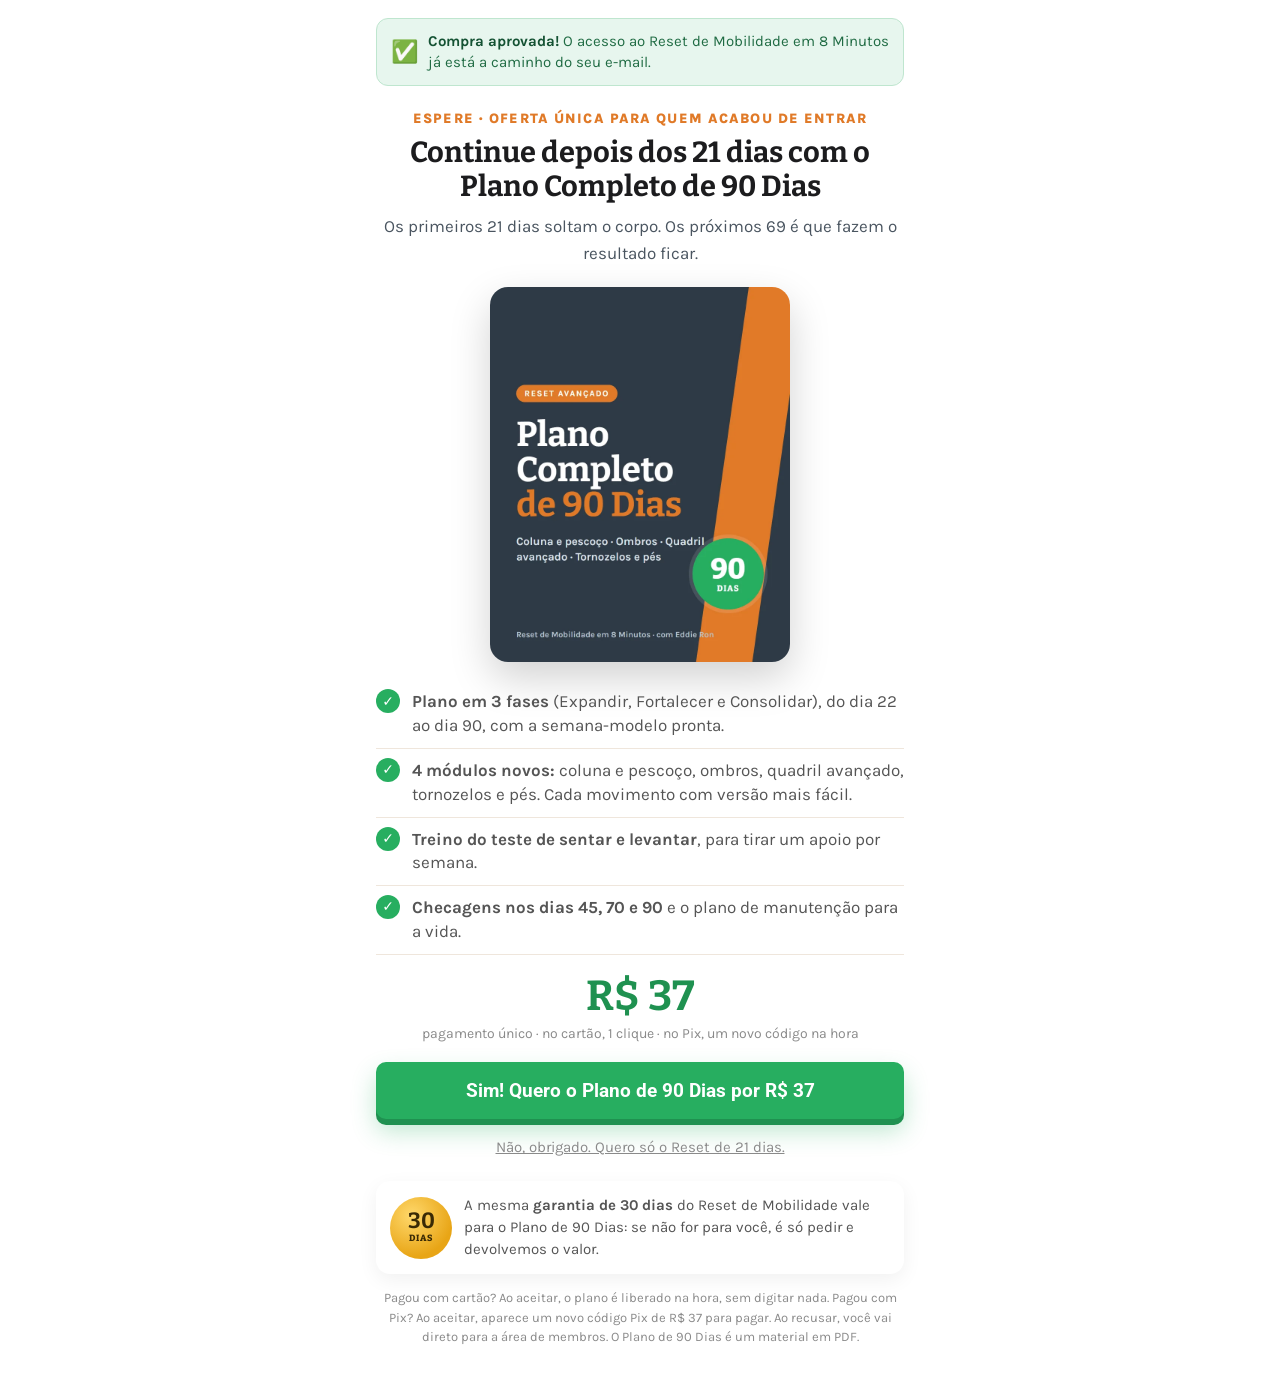
<file: upsell/index.html>
<!doctype html>
<html lang="pt-BR">
<head>
<meta charset="utf-8">
<meta name="viewport" content="width=device-width, initial-scale=1">
<title>Seu acesso foi liberado · Reset de Mobilidade</title>
<meta name="robots" content="noindex">
<link rel="icon" href="../img/logo.webp">
<link rel="preconnect" href="https://fonts.googleapis.com">
<link rel="preconnect" href="https://fonts.gstatic.com" crossorigin>
<link rel="stylesheet" href="https://fonts.googleapis.com/css2?family=Bitter:wght@600;700;800&family=Karla:wght@400;600;700;800&family=Roboto:wght@400;700&display=swap">
<link rel="stylesheet" href="../style.css?v=4">
<!-- Página de obrigado + UPSELL de 1 clique (01/11/2026). A Kiwify manda o comprador para cá depois do cartão ou Pix aprovado
     (produto 95380be0 > Configurações > Página de obrigado e upsell). Botões gerados no "Gerador de upsell" da Kiwify
     (oferta bsdzsjd do produto b7661c50 "Reset Avançado: Plano Completo de 90 Dias", R$ 37). Aceitar ou recusar leva para a área de membros.
     Pix: segundo a ajuda da Kiwify (30/10/2026), quem pagou o principal no Pix recebe um NOVO QR Code ao aceitar; no cartão a cobrança é direta. -->

<script>(function(c,l,a,r,i,t,y){c[a]=c[a]||function(){(c[a].q=c[a].q||[]).push(arguments)};t=l.createElement(r);t.async=1;t.src="https://www.clarity.ms/tag/"+i;y=l.getElementsByTagName(r)[0];y.parentNode.insertBefore(t,y);})(window,document,"clarity","script","z3jb23fda2");</script>
<style>
.u { max-width: 560px; margin: 0 auto; padding: 18px 16px 50px; }
.ok { display: flex; gap: 10px; align-items: center; background: #e7f6ee; border: 1px solid #bfe6cf; border-radius: 12px; padding: 12px 14px; font-size: 15px; line-height: 1.4; color: #1f6b43; }
.ok b { color: #145233; }
.espera { text-align: center; margin: 22px 0 6px; font-weight: 800; letter-spacing: .08em; color: var(--laranja); font-size: 14px; }
.u h1 { font-size: 29px; line-height: 1.15; text-align: center; }
.u .sub { text-align: center; font-size: 17px; margin-top: 10px; color: #4a5560; }
.capa { display: block; width: 72%; max-width: 300px; margin: 20px auto 6px; border-radius: 18px; box-shadow: 0 16px 40px rgba(0,0,0,.18); }
.itens { list-style: none; padding: 0; margin: 18px 0; }
.itens li { position: relative; padding: 10px 0 10px 36px; font-size: 17px; line-height: 1.4; border-bottom: 1px solid #efe6dc; }
.itens li::before { content: '✓'; position: absolute; left: 0; top: 9px; width: 24px; height: 24px; border-radius: 50%; background: var(--verde); color: #fff; font-weight: 800; font-size: 14px; display: flex; align-items: center; justify-content: center; }
.preco-u { text-align: center; margin: 18px 0 4px; }
.preco-u s { color: #8a8a8a; font-size: 17px; }
.preco-u b { display: block; font-family: 'Bitter', serif; font-size: 42px; color: var(--verde-esc); line-height: 1.1; }
.preco-u small { color: var(--suave); font-size: 14px; }
#kiwify-upsell-bsdzsjd { margin-top: 16px; text-align: center; }
#kiwify-upsell-trigger-bsdzsjd { display: block; width: 100%; border: 0; border-radius: 10px; padding: 17px 16px; font-family: 'Roboto', sans-serif; font-weight: 700; font-size: 19px; cursor: pointer;
  background: var(--kiwify-upsell-accept-bg, #27ae60); color: var(--kiwify-upsell-accept-color, #fff); box-shadow: 0 6px 0 #1f9150, 0 12px 24px rgba(39,174,96,.3); }
#kiwify-upsell-cancel-trigger-bsdzsjd { margin-top: 16px; color: #8a8a8a; font-size: 15px; text-decoration: underline; cursor: pointer; }
.garantia-u { display: flex; gap: 12px; align-items: center; background: #fff; border-radius: 14px; padding: 14px; margin-top: 22px; box-shadow: 0 6px 20px rgba(0,0,0,.06); font-size: 15px; line-height: 1.45; }
.garantia-u .s { flex: none; width: 62px; height: 62px; border-radius: 50%; background: radial-gradient(circle at 35% 30%, #ffd86b, #e8a516 70%); display: flex; flex-direction: column; align-items: center; justify-content: center; font-family: 'Bitter', serif; color: #3a2a05; font-weight: 800; }
.garantia-u .s b { font-size: 22px; line-height: 1; } .garantia-u .s span { font-size: 9px; letter-spacing: 1px; }
.nota-u { font-size: 13px; color: var(--suave); text-align: center; margin-top: 14px; line-height: 1.5; }
</style>
</head>
<body>
<div class="u">
  <div class="ok"><span style="font-size:22px">✅</span><div><b>Compra aprovada!</b> O acesso ao Reset de Mobilidade em 8 Minutos já está a caminho do seu e-mail.</div></div>

  <p class="espera">ESPERE · OFERTA ÚNICA PARA QUEM ACABOU DE ENTRAR</p>
  <h1>Continue depois dos 21 dias com o Plano Completo de 90 Dias</h1>
  <p class="sub">Os primeiros 21 dias soltam o corpo. Os próximos 69 é que fazem o resultado ficar.</p>

  <img class="capa" src="../img/upsell-capa.webp" alt="Reset Avançado: Plano Completo de 90 Dias" width="800" height="1000">

  <ul class="itens">
    <li><b>Plano em 3 fases</b> (Expandir, Fortalecer e Consolidar), do dia 22 ao dia 90, com a semana-modelo pronta.</li>
    <li><b>4 módulos novos:</b> coluna e pescoço, ombros, quadril avançado, tornozelos e pés. Cada movimento com versão mais fácil.</li>
    <li><b>Treino do teste de sentar e levantar</b>, para tirar um apoio por semana.</li>
    <li><b>Checagens nos dias 45, 70 e 90</b> e o plano de manutenção para a vida.</li>
  </ul>

  <div class="preco-u"><b>R$ 37</b><small>pagamento único · no cartão, 1 clique · no Pix, um novo código na hora</small></div>

  <div id="kiwify-upsell-bsdzsjd" data-upsell-url="" data-downsell-url="" style="--kiwify-upsell-accept-bg:#27ae60;--kiwify-upsell-accept-color:#FFFFFF">
    <button id="kiwify-upsell-trigger-bsdzsjd">Sim! Quero o Plano de 90 Dias por R$ 37</button>
    <div id="kiwify-upsell-cancel-trigger-bsdzsjd">Não, obrigado. Quero só o Reset de 21 dias.</div>
  </div>

  <div class="garantia-u"><div class="s"><b>30</b><span>DIAS</span></div><div>A mesma <b>garantia de 30 dias</b> do Reset de Mobilidade vale para o Plano de 90 Dias: se não for para você, é só pedir e devolvemos o valor.</div></div>
  <p class="nota-u">Pagou com cartão? Ao aceitar, o plano é liberado na hora, sem digitar nada. Pagou com Pix? Ao aceitar, aparece um novo código Pix de R$ 37 para pagar. Ao recusar, você vai direto para a área de membros. O Plano de 90 Dias é um material em PDF.</p>
</div>
<script src="https://snippets.kiwify.com/upsell-v2/upsell.min.js"></script>
<script>
document.addEventListener('click', function (e) {
  if (!window.clarity) return;
  if (e.target.closest('#kiwify-upsell-trigger-bsdzsjd')) window.clarity('event', 'upsell_aceitou');
  if (e.target.closest('#kiwify-upsell-cancel-trigger-bsdzsjd')) window.clarity('event', 'upsell_recusou');
}, true);
</script>
</body>
</html>
</file>
<file: style.css>
/* Reset de Mobilidade em 8 Minutos — visual modelado na página de referência (Bitter + Karla, creme, blocos escuros, botão verde) */
:root {
  --tinta: #1c1c1e;
  --texto: #555;
  --suave: #8a8a8a;
  --creme: #fbf6f1;
  --escuro: #2f3a46;
  --rodape: #1e1e1e;
  --laranja: #e07a28;
  --verde: #27ae60;
  --verde-esc: #1f9150;
  --vermelho: #e5484d;
  --linha: #ece6df;
  --raio: 14px;
  --sombra: 0 6px 24px rgba(30, 30, 40, .08);
}
* { box-sizing: border-box; margin: 0; padding: 0; }
html { scroll-behavior: smooth; }
body { font-family: 'Karla', system-ui, -apple-system, sans-serif; font-size: 17px; line-height: 1.6; color: var(--texto); background: #fff; -webkit-font-smoothing: antialiased; }
img { max-width: 100%; display: block; }
h1, h2, h3, h4 { font-family: 'Bitter', Georgia, serif; color: var(--tinta); line-height: 1.2; font-weight: 700; }
h1 { font-size: clamp(28px, 7vw, 40px); }
h2 { font-size: clamp(24px, 6vw, 34px); }
h3 { font-size: 20px; }
p + p { margin-top: 14px; }
strong { color: var(--tinta); }
em { font-style: italic; }

.wrap { width: 100%; max-width: 640px; margin: 0 auto; padding: 0 20px; }
.sec { padding: 56px 0; }
.sec--creme { background: var(--creme); }
.sec--escuro { background: var(--escuro); color: #d6dbe1; }
.sec--escuro h2, .sec--escuro h3 { color: #fff; }
.centro { text-align: center; }
.sobre { font-size: 12px; letter-spacing: .18em; text-transform: uppercase; font-weight: 700; color: var(--laranja); margin-bottom: 10px; text-align: center; }
.sec--escuro .sobre { color: #f2b27c; }
.lead { font-size: 18px; }
.mt { margin-top: 18px; }
.mt2 { margin-top: 32px; }

/* barra do topo */
.topo { position: sticky; top: 0; z-index: 50; background: var(--laranja); color: #fff; font-weight: 700; font-size: 12px; letter-spacing: .04em; white-space: nowrap; display: flex; align-items: center; justify-content: center; gap: 10px; padding: 9px 12px; }
.topo .rel { display: inline-flex; gap: 4px; align-items: center; }
.topo .rel b { background: #fff; color: var(--tinta); border-radius: 4px; padding: 1px 6px; min-width: 26px; text-align: center; font-variant-numeric: tabular-nums; }

/* hero */
.hero { padding: 28px 0 40px; text-align: center; }
.hero .pre { font-style: italic; color: var(--suave); font-size: 15px; margin-bottom: 12px; }
.hero h1 span { white-space: nowrap; }
.hero .sub { margin-top: 14px; }
.video-card { margin-top: 24px; background: #fff; border-radius: var(--raio); box-shadow: var(--sombra); overflow: hidden; }
.stats { display: grid; grid-template-columns: repeat(3, 1fr); padding: 14px 6px; }
.stats div { text-align: center; }
.stats b { display: block; font-family: 'Bitter', serif; font-size: 20px; color: var(--tinta); }
.stats small { font-size: 10px; letter-spacing: .1em; text-transform: uppercase; color: var(--suave); line-height: 1.3; display: block; }
/* preço logo abaixo do vídeo: quem vem do anúncio já chega decidido */
.preco-hero { margin-top: 22px; display: flex; flex-wrap: wrap; align-items: baseline; justify-content: center; gap: 2px 10px; }
.preco-hero span { font-size: 17px; color: var(--suave); }
.preco-hero b { font-family: 'Bitter', serif; font-size: 36px; line-height: 1; color: var(--verde-esc); }
.preco-hero b span { font-size: inherit; color: inherit; }
.preco-hero small { flex-basis: 100%; font-size: 13px; letter-spacing: .04em; color: var(--suave); }
.hero .preco-hero + .cta { margin-top: 14px; }

/* botão */
.cta { display: block; width: 100%; max-width: 420px; margin: 26px auto 0; background: var(--verde); color: #fff; text-decoration: none; text-align: center; border-radius: 8px; padding: 15px 18px 12px; font-family: 'Roboto', 'Karla', sans-serif; font-weight: 700; font-size: 19px; box-shadow: 0 6px 0 var(--verde-esc), 0 12px 24px rgba(39, 174, 96, .3); transition: transform .12s; animation: pulso 2.4s infinite; }
.cta:active { transform: translateY(3px); box-shadow: 0 3px 0 var(--verde-esc); }
.cta small { display: block; font-weight: 400; font-size: 13px; opacity: .92; margin-top: 2px; }
@keyframes pulso { 0%, 100% { transform: scale(1); } 50% { transform: scale(1.02); } }

/* espaço reservado (mídias a produzir) */
.ph { position: relative; background: repeating-linear-gradient(45deg, #f3eee8, #f3eee8 12px, #efe8e0 12px, #efe8e0 24px); border: 2px dashed #cdbfae; border-radius: var(--raio); display: flex; align-items: center; justify-content: center; text-align: center; padding: 18px; color: #8b7b68; font-size: 14px; font-weight: 700; }
.ph::before { content: attr(data-tipo); position: absolute; top: 10px; left: 12px; font-size: 10px; letter-spacing: .14em; text-transform: uppercase; background: #fff; color: var(--laranja); border-radius: 20px; padding: 2px 8px; }
.ph--video { aspect-ratio: 16 / 9; }
.ph--vertical { aspect-ratio: 4 / 5; }
.ph--foto { aspect-ratio: 4 / 3; }
.ph--quadrado { aspect-ratio: 1; }
.sec--escuro .ph { background: repeating-linear-gradient(45deg, #384554, #384554 12px, #34404e 12px, #34404e 24px); border-color: #56677a; color: #b9c4d0; }
.video-card .ph { border-radius: 0; border-width: 0 0 2px; }

/* prova social */
.nota { display: flex; align-items: center; justify-content: center; gap: 14px; }
.estrelas { color: #00b67a; font-size: 22px; letter-spacing: 2px; }
.nota small { font-size: 14px; line-height: 1.3; }
.avatares { display: flex; justify-content: center; margin: 16px 0 10px; }
.avatares i { width: 30px; height: 30px; border-radius: 50%; border: 2px solid #fff; margin-left: -8px; background: linear-gradient(135deg, #e8d9c8, #c9b29a); }
.carrossel { display: flex; gap: 14px; overflow-x: auto; scroll-snap-type: x mandatory; padding: 6px 20px 18px; margin: 24px -20px 0; -webkit-overflow-scrolling: touch; scrollbar-width: none; }
.carrossel::-webkit-scrollbar { display: none; }
.review { flex: 0 0 86%; scroll-snap-align: center; background: #fff; border-radius: var(--raio); box-shadow: var(--sombra); padding: 22px; }
.review .estrelas { font-size: 16px; }
.review h4 { font-size: 17px; margin: 8px 0; }
.review p { font-size: 15px; }
.review .autor { display: flex; align-items: center; gap: 10px; margin-top: 14px; font-size: 13px; color: var(--suave); }
.review .autor i { width: 34px; height: 34px; border-radius: 50%; background: linear-gradient(135deg, #e8d9c8, #c9b29a); flex: none; }
.review .autor b { display: block; color: var(--tinta); font-size: 14px; }
.review--ph { border: 2px dashed #cdbfae; box-shadow: none; background: #fdfbf8; }
.pontos { display: flex; justify-content: center; gap: 6px; }
.pontos i { width: 6px; height: 6px; border-radius: 3px; background: #d9d2c9; transition: .2s; }
.pontos i.on { width: 20px; background: var(--tinta); }

/* listas */
.lista { list-style: none; margin-top: 14px; }
.lista li { position: relative; padding-left: 28px; margin-top: 12px; }
.lista li::before { position: absolute; left: 0; top: 1px; font-weight: 700; }
.lista--x li::before { content: '✕'; color: var(--vermelho); }
.lista--ok li::before { content: '✓'; color: var(--verde); }
.lista--bola li::before { content: '•'; color: var(--tinta); font-size: 22px; line-height: 1; }
.citacao { border-left: 3px solid var(--verde); padding-left: 14px; font-style: italic; color: var(--tinta); margin: 18px 0; }
.callout { background: var(--escuro); color: #fff; border-radius: var(--raio); padding: 22px; text-align: center; font-family: 'Bitter', serif; font-style: italic; font-size: 18px; margin-top: 26px; }

/* cartões */
.cards { display: grid; gap: 16px; margin-top: 26px; }
.card { background: #fff; border-radius: var(--raio); box-shadow: var(--sombra); padding: 22px; }
.card h3 { display: flex; align-items: center; gap: 10px; margin-bottom: 8px; }
.card h3 .ic { width: 26px; height: 26px; border-radius: 50%; background: #7c8794; color: #fff; display: inline-flex; align-items: center; justify-content: center; font-size: 14px; flex: none; }
.card p { font-size: 16px; }

/* passos simples */
.passos { margin-top: 24px; display: grid; gap: 22px; text-align: left; }
.passo { display: flex; gap: 14px; }
.passo .ic { width: 38px; height: 38px; border-radius: 10px; background: #e9eef3; color: #5b6b7c; display: flex; align-items: center; justify-content: center; flex: none; font-size: 17px; }
.passo h4 { font-size: 17px; margin-bottom: 4px; }
.passo p { font-size: 16px; }

/* o que está incluído */
.incluso { margin-top: 26px; background: #fff; border-radius: var(--raio); box-shadow: var(--sombra); overflow: hidden; }
.item { border-bottom: 1px solid var(--linha); }
.item summary { list-style: none; display: grid; grid-template-columns: 56px 1fr; gap: 12px; padding: 14px 16px; cursor: pointer; align-items: center; }
.item summary::-webkit-details-marker { display: none; }
.item .mini { width: 56px; height: 56px; border-radius: 10px; background: repeating-linear-gradient(45deg, #f3eee8, #f3eee8 6px, #efe8e0 6px, #efe8e0 12px); border: 1.5px dashed #cdbfae; }
.item h4 { font-size: 16px; }
.item .desc { font-size: 13px; color: var(--suave); }
.item .linha2 { display: flex; justify-content: space-between; align-items: center; margin-top: 6px; }
.selo-valor { background: #5b6b7c; color: #fff; font-size: 12px; font-weight: 700; border-radius: 20px; padding: 2px 10px; }
.selo-valor.gratis { background: var(--verde); }
.detalhes { font-size: 11px; font-weight: 700; letter-spacing: .1em; color: var(--laranja); }
.item[open] .detalhes::after { content: ' ▲'; }
.item:not([open]) .detalhes::after { content: ' ▼'; }
.item .corpo { padding: 0 16px 18px 84px; font-size: 15px; }
.item .corpo b { display: block; font-size: 11px; letter-spacing: .12em; color: var(--suave); margin: 10px 0 2px; }
.total { background: var(--escuro); color: #fff; padding: 18px; text-align: center; }
.total .lin { display: flex; flex-direction: column; gap: 4px; align-items: center; font-size: 12px; letter-spacing: .12em; text-transform: uppercase; }
.total s { color: #9aa6b2; font-size: 18px; margin-right: 8px; }
.total .val { font-family: 'Bitter', serif; font-size: 28px; font-weight: 700; }
.total .eco { display: inline-block; margin-top: 12px; border: 1px solid #f2b27c; color: #f8d2b0; border-radius: 30px; padding: 5px 14px; font-size: 13px; font-weight: 700; }

/* caixa de preço */
.preco-box { margin-top: 26px; background: #fff; border-radius: var(--raio); box-shadow: var(--sombra); overflow: hidden; }
.preco-box .cab { padding: 20px 20px 6px; }
.preco-box .cab small { font-size: 11px; letter-spacing: .14em; color: var(--suave); font-weight: 700; }
.preco-box .cab h3 { margin-top: 4px; }
.preco-box ul { list-style: none; padding: 8px 20px 4px; }
.preco-box li { display: flex; justify-content: space-between; padding: 6px 0; font-size: 15px; }
.preco-box li span::before { content: '✓  '; color: var(--tinta); font-weight: 700; }
.preco-box li b, .preco-box .sub .dia { white-space: nowrap; padding-left: 8px; }
.preco-box .sub { border-top: 1px solid var(--linha); margin: 6px 20px 0; padding: 12px 0; font-size: 15px; }
.preco-box .sub div { display: flex; justify-content: space-between; padding: 3px 0; }
.preco-box .sub s { color: var(--suave); }
.tag { background: #f6d6b8; color: #9a4f12; font-size: 10px; font-weight: 700; border-radius: 4px; padding: 1px 6px; margin-right: 6px; }
.desconto { color: var(--laranja); white-space: nowrap; }
.preco-box .sub div > span:first-child { padding-right: 10px; }
.pagar { background: var(--escuro); color: #fff; text-align: center; padding: 22px 18px; }
.pagar small { font-size: 11px; letter-spacing: .16em; color: #f2b27c; font-weight: 700; }
.pagar .grande { font-family: 'Bitter', serif; font-size: 64px; font-weight: 700; line-height: 1.1; margin: 6px 0 14px; }
.pagar .grande sup { font-size: 22px; vertical-align: 26px; margin-right: 4px; }
.pagar .grande sub { font-size: 22px; vertical-align: baseline; }
.relogio { background: rgba(255, 255, 255, .07); border-radius: 10px; padding: 12px; }
.relogio small { display: block; margin-bottom: 8px; }
.relogio .caixas { display: flex; justify-content: center; gap: 10px; }
.relogio .caixas div { background: rgba(255, 255, 255, .1); border-radius: 8px; width: 58px; padding: 6px 0; }
.relogio .caixas b { display: block; font-family: 'Bitter', serif; font-size: 24px; font-variant-numeric: tabular-nums; }
.relogio .caixas span { font-size: 9px; letter-spacing: .14em; color: #9aa6b2; }
.letra-miuda { text-align: center; font-size: 14px; color: var(--suave); margin-top: 14px; }

/* garantia */
.garantia { background: #fff; border-radius: var(--raio); box-shadow: var(--sombra); padding: 30px 22px; text-align: center; border: 1px solid var(--linha); }
.garantia .selo { width: 130px; height: 130px; margin: 14px auto; border-radius: 50%; background: radial-gradient(circle, #f6c453 0 58%, #d9a12c 59% 64%, #f6c453 65%); display: flex; align-items: center; justify-content: center; flex-direction: column; color: #5b3a06; font-family: 'Bitter', serif; font-weight: 700; box-shadow: 0 8px 18px rgba(217, 161, 44, .35); }
.garantia .selo b { font-size: 34px; line-height: 1; }
.garantia .selo span { font-size: 11px; letter-spacing: .08em; }
.garantia .ass { margin-top: 18px; font-family: 'Bitter', serif; color: var(--tinta); font-weight: 700; }
.garantia .ass small { display: block; font-family: 'Karla', sans-serif; font-size: 11px; letter-spacing: .14em; color: var(--suave); font-weight: 400; }

/* problema x solução */
.caixa { border-radius: var(--raio); padding: 20px; margin-top: 18px; }
.caixa--problema { background: #fff; box-shadow: var(--sombra); }
.caixa--reset { background: #fff; border: 1.5px solid var(--verde); }
.caixa h3 { font-size: 18px; }
.questao { background: #fff; border-radius: var(--raio); box-shadow: var(--sombra); padding: 18px; margin-top: 18px; }
.questao h3 { font-size: 16px; margin-bottom: 12px; }
.questao .rot { display: flex; align-items: center; gap: 8px; font-weight: 700; color: var(--tinta); margin-top: 14px; }
.questao .rot.x::before { content: '✕'; color: var(--vermelho); }
.questao .rot.ok::before { content: '✓'; color: #fff; background: var(--verde); border-radius: 50%; width: 18px; height: 18px; font-size: 11px; display: inline-flex; align-items: center; justify-content: center; }
.questao p, .questao li { font-size: 15px; }

/* depoimento grande */
.aspas { font-family: 'Bitter', serif; font-size: 70px; line-height: .6; color: #e4b98f; }
.depo-grande { font-family: 'Bitter', serif; font-style: italic; color: var(--tinta); font-size: 17px; }
.depo-grande .quem { text-align: right; margin-top: 14px; font-weight: 700; }

/* 4 passos */
.etapa { background: #fff; border-radius: var(--raio); box-shadow: var(--sombra); padding: 22px; margin-top: 18px; }
.etapa .num { display: inline-flex; width: 30px; height: 30px; border-radius: 50%; background: #5b6b7c; color: #fff; align-items: center; justify-content: center; font-size: 12px; font-weight: 700; margin-right: 8px; }
.etapa h3 { display: flex; align-items: center; font-size: 18px; }
.etapa .chamada { font-family: 'Bitter', serif; font-style: italic; color: var(--tinta); margin: 10px 0; }
.etapa p, .etapa li { font-size: 15px; }
.etapa .ph { margin-top: 16px; }

/* sobre */
.sobre-foto { margin: 22px auto; max-width: 360px; }
.assinatura { display: flex; align-items: center; gap: 12px; margin-top: 22px; }
.assinatura i { width: 44px; height: 44px; border-radius: 50%; background: var(--escuro); color: #fff; font-style: normal; font-family: 'Bitter', serif; font-weight: 700; display: flex; align-items: center; justify-content: center; }
.assinatura b { display: block; color: var(--tinta); font-family: 'Bitter', serif; }
.assinatura small { font-size: 12px; color: var(--suave); }

/* pra você / não */
.pra { border-radius: var(--raio); padding: 22px; margin-top: 16px; }
.pra--sim { background: #eef8f1; }
.pra--nao { background: #fdf0f0; }

/* faq */
.faq details { background: #fff; border: 1px solid var(--linha); border-radius: 10px; margin-top: 10px; }
.faq summary { list-style: none; cursor: pointer; padding: 15px 44px 15px 40px; position: relative; font-family: 'Bitter', serif; font-weight: 700; color: var(--tinta); font-size: 16px; }
.faq summary::-webkit-details-marker { display: none; }
.faq summary::before { content: 'P.'; position: absolute; left: 14px; top: 16px; font-size: 12px; color: var(--suave); }
.faq summary::after { content: '+'; position: absolute; right: 16px; top: 13px; font-size: 20px; color: var(--suave); font-weight: 400; }
.faq details[open] summary::after { content: '–'; }
.faq details p { padding: 0 18px 16px 40px; font-size: 15px; }

/* rodapé */
.rodape { background: var(--rodape); color: #bbb; text-align: center; padding: 40px 0; font-size: 13px; }
.rodape b { color: #fff; font-family: 'Bitter', serif; font-size: 15px; }
.rodape a { color: #6fa8ff; }
.rodape p { margin-top: 12px; }

/* entrada suave */
.surge { opacity: 0; transform: translateY(18px); transition: opacity .6s ease, transform .6s ease; }
.surge.on { opacity: 1; transform: none; }

@media (min-width: 900px) {
  .wrap { max-width: 720px; }
  .review { flex-basis: 46%; }
  .cards--3 { grid-template-columns: 1fr; }
}

/* v2: imagens e vídeos reais */
.video { position: relative; border-radius: var(--raio); overflow: hidden; background: #000; box-shadow: 0 10px 30px rgba(0, 0, 0, .25); cursor: pointer; }
.video img { width: 100%; aspect-ratio: 16 / 9; object-fit: cover; }
.video-card .video { border-radius: 0; box-shadow: none; }
.video .play { position: absolute; left: 50%; top: 50%; width: 64px; height: 64px; margin: -32px 0 0 -32px; border-radius: 50%; background: rgba(43, 108, 222, .85); box-shadow: 0 0 0 8px rgba(255, 255, 255, .18); }
.video .play::after { content: ''; position: absolute; left: 26px; top: 20px; border-left: 18px solid #fff; border-top: 12px solid transparent; border-bottom: 12px solid transparent; }
.video .som { position: absolute; left: 50%; top: 50%; transform: translate(-50%, -50%); background: rgba(40, 80, 160, .82); color: #fff; border-radius: 12px; padding: 14px 22px; text-align: center; font-size: 15px; line-height: 1.35; white-space: nowrap; }
.foto { width: 100%; border-radius: var(--raio); }
.questao .foto, .etapa .foto { margin-top: 12px; }
.mockup { width: 100%; max-width: 520px; margin-left: auto; margin-right: auto; }
.nota .tp { height: 52px; width: auto; }
.nota .selo-garantia { height: 52px; width: auto; flex: none; }
.nota small b { color: var(--tinta); font-size: 16px; }
.avatares-img { width: 100%; max-width: 360px; margin: 16px auto 12px; }
img.mini { width: 56px; height: 56px; object-fit: cover; border-radius: 10px; border: none; background: none; }
.review .autor img { width: 34px; height: 34px; border-radius: 50%; object-fit: cover; flex: none; }
.sobre-foto { max-width: 420px; margin: 22px auto; }

/* Comunidade e aulas ao vivo */
.galeria-vivo { display: grid; grid-template-columns: 1fr 1fr; gap: 10px; }
.galeria-vivo img { width: 100%; aspect-ratio: 16 / 10; object-fit: cover; border-radius: var(--raio); box-shadow: var(--sombra); }
.galeria-vivo .g1 { grid-column: 1 / -1; aspect-ratio: 16 / 9; }
@media (min-width: 720px) { .cards--2 { grid-template-columns: 1fr 1fr; } }

/* 01/11/2026: vídeo curto vertical no topo, frase do método, link "ver mais", botão do teste e barra fixa de compra */
.video--curto img { aspect-ratio: 4 / 5; }
.video-card .video--curto { max-width: 520px; margin: 0 auto; }
.video .som--canto { top: auto; bottom: 14px; left: auto; right: 14px; transform: none; padding: 8px 14px; font-size: 14px; border-radius: 30px; background: rgba(20, 20, 20, .72); }
.metodo { padding: 0 14px 14px; margin: 0; font-size: 13px; line-height: 1.4; color: var(--suave); text-align: center; }
.ver-mais { display: inline-block; margin-top: 16px; color: var(--suave); font-size: 15px; text-decoration: underline; }
/* 05/11: respostas curtas às dúvidas mais clicadas no FAQ (Clarity), logo abaixo do botão do topo */
.duvidas-topo { list-style: none; margin: 12px auto 0; padding: 0; max-width: 420px; display: grid; gap: 4px; font-size: 14px; line-height: 1.35; color: var(--suave); text-align: center; }
.cta--teste { background: var(--laranja); box-shadow: 0 6px 0 #b85f1a, 0 12px 24px rgba(224, 122, 40, .3); }
.barra-cta { position: fixed; left: 0; right: 0; bottom: 0; z-index: 60; display: flex; align-items: center; justify-content: space-between; gap: 12px; padding: 10px 14px calc(10px + env(safe-area-inset-bottom)); background: #fff; box-shadow: 0 -6px 24px rgba(0, 0, 0, .14); transform: translateY(110%); transition: transform .25s; }
.barra-cta.on { transform: none; }
.barra-cta b { display: block; font-family: 'Bitter', serif; font-size: 22px; color: var(--verde-esc); line-height: 1.1; }
.barra-cta small { font-size: 12px; color: var(--suave); }
.barra-cta a { flex: none; background: var(--verde); color: #fff; text-decoration: none; font-weight: 700; font-size: 17px; padding: 13px 20px; border-radius: 8px; box-shadow: 0 4px 0 var(--verde-esc); }
@media (min-width: 900px) { .barra-cta { display: none; } }

/* 02/11/2026: revisão dos 100 pontos (âncora "de R$ 67", play no canto com duração, FAQ sem "P.", só o 1º botão pulsa, avaliações com "ler tudo") */
img { height: auto; }
.hero .pre { font-style: normal; color: #5d6470; font-weight: 600; }
.topo s, .barra-cta small s { opacity: .75; }
.preco-hero span s { color: var(--suave); }
.pagar .de { font-size: 16px; color: #c9d1da; margin-top: 8px; }
.pagar .de s { color: #9aa6b2; }
.cta { animation: none; }
.hero .cta { animation: pulso 2.4s infinite; }
.cta--teste { background: transparent; border: 2px solid #f2b27c; box-shadow: none; color: #fff; }
.faq summary { padding-left: 18px; }
.faq summary::before { content: none; }
.faq details p { padding-left: 18px; }
.arraste { text-align: center; font-size: 13px; color: var(--suave); margin-top: 8px; }
.video .play { left: 14px; top: auto; bottom: 14px; margin: 0; width: 52px; height: 52px; background: rgba(39, 174, 96, .95); box-shadow: 0 0 0 6px rgba(255, 255, 255, .25); }
.video .play::after { left: 21px; top: 15px; border-left-width: 15px; border-top-width: 11px; border-bottom-width: 11px; }
.video .dur { position: absolute; left: 76px; bottom: 30px; background: rgba(0, 0, 0, .72); color: #fff; font: 700 12px/1.4 'Karla', sans-serif; padding: 2px 8px; border-radius: 6px; }
.review p.corta { display: -webkit-box; -webkit-line-clamp: 6; -webkit-box-orient: vertical; overflow: hidden; }
.review .ler { display: inline-block; margin-top: 6px; background: none; border: 0; padding: 0; color: var(--verde-esc); font: 700 14px 'Karla', sans-serif; cursor: pointer; }
.assinatura img { width: 44px; height: 44px; border-radius: 50%; object-fit: cover; flex: none; }
.rodape a { color: #9cc3ff; }
</file>
